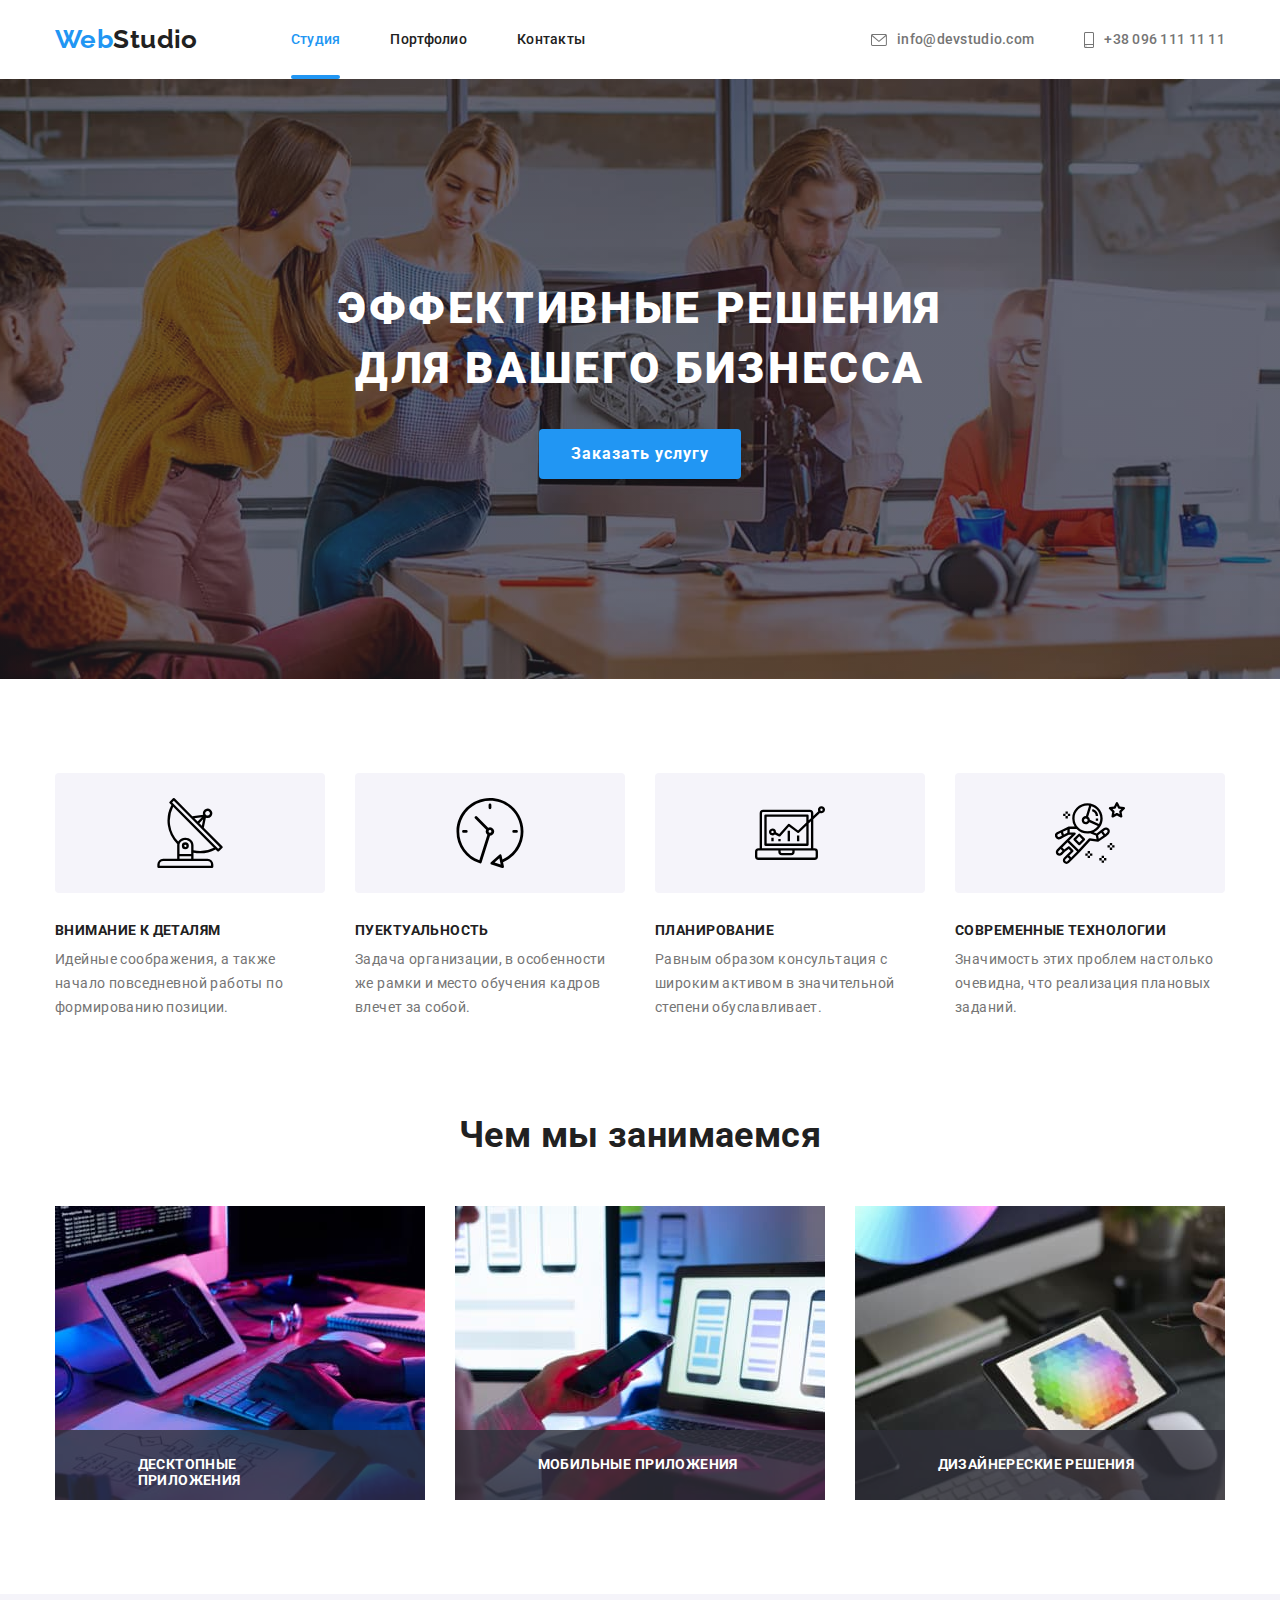
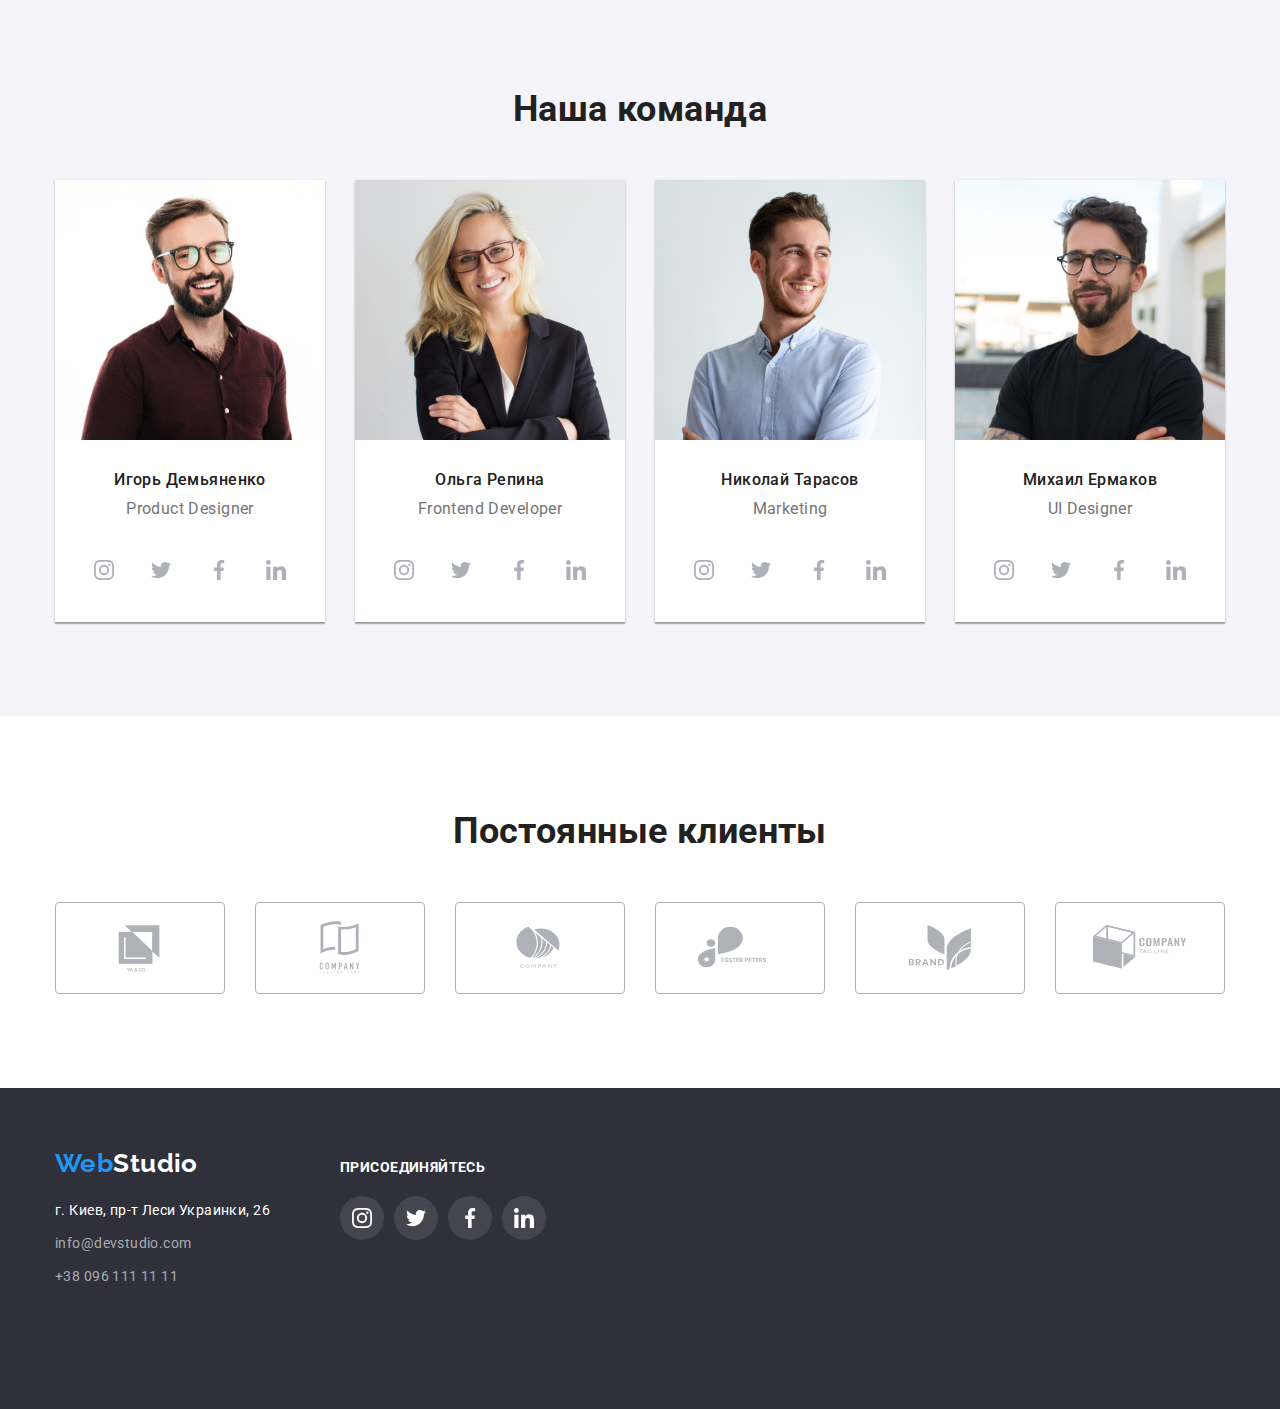
<file: index.html>
<!DOCTYPE html>
<html lang="ru">
<head>
    <meta charset="UTF-8">
    <meta http-equiv="X-UA-Compatible" content="IE=edge">
    <meta name="viewport" content="width=device-width, initial-scale=1.0">
    <title>Домашняя работа №5</title>
    <link rel="preconnect" href="https://fonts.googleapis.com">
    <link rel="preconnect" href="https://fonts.gstatic.com" crossorigin>
    <link href="https://fonts.googleapis.com/css2?family=Raleway:wght@700&family=Roboto:wght@400;500;700;900&display=swap"
        rel="stylesheet">
    <link rel="stylesheet" href="https://cdnjs.cloudflare.com/ajax/libs/modern-normalize/1.1.0/modern-normalize.min.css">
    <link rel="stylesheet" href="./css/styles.css">
</head>
<body>
    <!--Header-->
<header class="header">
   <div class="container main-nav">
    <nav class="auth-nav">
        <a href="./index.html" class="logo"> <span class="title">Web</span>Studio
        </a>
        <ul class="site-nav">
            <li class="item"><a href="./index.html" class="link curent">Студия</a></li>
            <li class="item"><a href="./portfolio.html" class="link">Портфолио</a></li>
            <li class="item"><a href="" class="link">Контакты</a></li>
        </ul>
    </nav>
    <ul class="site-contacts">
        <li class="item">
            <a href="mailto:info@devstudio.com" class="link">
            <svg class="link-icon" width="16" height="12">
                <use href="./images/symbol-defs.svg#mail"></use>
            </svg>info@devstudio.com</a></li>
        <li class="item"><a href="tel:+380961111111" class="link">
            <svg class="link-icon" width="10" height="16">
            <use href="./images/symbol-defs.svg#phone"></use>
        </svg>+38 096 111 11 11</a></li>
    </ul>
   </div>  
</header>
<main> 
    <!--Hero-->
    <section class="section-hero">
        <div class="container hero">
            <h1 class="hero-title">ЭФФЕКТИВНЫЕ РЕШЕНИЯ ДЛЯ ВАШЕГО БИЗНЕССА</h1>
            <button type="button" class="hero-button" data-modal-open>Заказать услугу</button>
        </div>
    </section>
    <!--Peculiarities-->
     <section class="section">
        <div class="container">
            <h2 class="visual-heading">Преймущества</h2>
        <ul class="peculiarities">
            <li class="item">
                <div class="item-icon"><svg width="70" height="70">
                    <use href="./images/symbol-defs.svg#antenna"></use>
                </svg></div>
                <h3 class="peculiarities-title">ВНИМАНИЕ К ДЕТАЛЯМ</h3>
                <p class="peculiarities-text">Идейные соображения, а также начало повседневной работы по формированию позиции.</p>   
            </li>
            <li class="item">
                <div class="item-icon"><svg width="70" height="70">
                    <use href="./images/symbol-defs.svg#clock"></use>
                </svg></div>
                <h3 class="peculiarities-title">ПУЕКТУАЛЬНОСТЬ</h3>
                <p class="peculiarities-text">Задача организации, в особенности же рамки и место обучения кадров влечет за собой.</p>
            </li>
            <li class="item">
                <div class="item-icon"><svg width="70" height="70">
                    <use href="./images/symbol-defs.svg#diagram"></use>
                </svg></div>
                <h3 class="peculiarities-title">ПЛАНИРОВАНИЕ</h3>
                <p class="peculiarities-text">Равным образом консультация с широким активом в значительной степени обуславливает.</p>
            </li>
            <li class="item">
                <div class="item-icon"><svg width="70" height="70">
                    <use href="./images/symbol-defs.svg#astronaut"></use>
                </svg></div>
                <h3 class="peculiarities-title">СОВРЕМЕННЫЕ ТЕХНОЛОГИИ</h3>
                <p class="peculiarities-text">Значимость этих проблем настолько очевидна, что реализация плановых заданий.</p>
            </li>
        </ul>
        </div>
    </section>
    <!--Work-->
    <section class="section no-padding">
        <div class="container">
            <h2 class="section-title">Чем мы занимаемся</h2>
            <ul class="work">
                <li class="work-link">
                <div class="work-action">
                    <img src="./images/box1.jpg" width="370" height="294" alt="Работа на планшете с клавиатурой">
                    <p class="work-text">Десктопные приложения</p>
                </div>  
                </li>
                <li class="work-link">
                <div class="work-action">
                    <img src="./images/box2.jpg" width="370" height="294" alt="Работа на компьютере с телефоном">
                    <p class="work-text">Мобильные приложения</p>
                </div>
                </li>
                <li class="work-link">
                <div class="work-action">
                    <img src="./images/box3.jpg" width="370" height="294" alt="Работа на планшете">
                    <p class="work-text">Дизайнереские решения</p>
                </div>    
                </li>
            </ul>
        </div>
    </section>
    <!--Team-->
   <section class="section team">
        <div class="container">
            <h2 class="section-title">Наша команда</h2>
        <ul class="team-list">
            <li class="team-roster">
                <img src="./images/foto1.jpg" width="270" height="260" alt="Фото сотрудника">
                    <h3 class="team-name">Игорь Демьяненко</h3>
                    <p class="team-job" lang="en">Product Designer</p>
                    <a href="#" class="team-link">
                        <svg width="20" height="20">
                        <use href="./images/symbol-defs.svg#instagram"></use>
                    </svg>
                    </a>
                    <a href="#" class="team-link">
                        <svg width="20" height="20">
                        <use href="./images/symbol-defs.svg#twitter"></use>
                    </svg>
                    </a>
                    <a href="#" class="team-link">
                        <svg width="20" height="20">
                        <use href="./images/symbol-defs.svg#facebook"></use>
                    </svg>
                    </a>
                    <a href="#" class="team-link">
                        <svg width="20" height="20">
                        <use href="./images/symbol-defs.svg#linkedIn"></use>
                    </svg>
                    </a>   
            </li>
            <li class="team-roster">
                <img src="./images/foto2.jpg" width="270" height="260" alt="Фото сотрудника">
                    <h3 class="team-name">Ольга Репина</h3>
                    <p class="team-job" lang="en">Frontend Developer</p>
                     <a href="#" class="team-link">
                        <svg width="20" height="20">
                        <use href="./images/symbol-defs.svg#instagram"></use>
                    </svg>
                    </a>
                    <a href="#" class="team-link">
                        <svg width="20" height="20">
                        <use href="./images/symbol-defs.svg#twitter"></use>
                    </svg>
                    </a>
                    <a href="#" class="team-link">
                        <svg width="20" height="20">
                        <use href="./images/symbol-defs.svg#facebook"></use>
                    </svg>
                    </a>
                    <a href="#" class="team-link">
                        <svg width="20" height="20">
                        <use href="./images/symbol-defs.svg#linkedIn"></use>
                    </svg>
                    </a>  
            </li>
            <li class="team-roster">
                <img src="./images/foto3.jpg" width="270" height="260" alt="Фото сотрудника">
                    <h3 class="team-name">Николай Тарасов</h3>
                    <p class="team-job" lang="en">Marketing</p>
                    <a href="#" class="team-link">
                        <svg width="20" height="20">
                            <use href="./images/symbol-defs.svg#instagram"></use>
                        </svg>
                    </a>
                    <a href="#" class="team-link">
                        <svg width="20" height="20">
                            <use href="./images/symbol-defs.svg#twitter"></use>
                        </svg>
                    </a>
                    <a href="#" class="team-link">
                        <svg width="20" height="20">
                            <use href="./images/symbol-defs.svg#facebook"></use>
                        </svg>
                    </a>
                    <a href="#" class="team-link">
                        <svg width="20" height="20">
                            <use href="./images/symbol-defs.svg#linkedIn"></use>
                        </svg>
                    </a>
            </li>
            <li class="team-roster">
                <img src="./images/foto4.jpg" width="270" height="260" alt="Фото сотрудника">
                    <h3 class="team-name">Михаил Ермаков</h3>
                    <p class="team-job" lang="en">UI Designer</p>
                <a href="#" class="team-link">
                    <svg width="20" height="20">
                        <use href="./images/symbol-defs.svg#instagram"></use>
                    </svg>
                </a>
                <a href="#" class="team-link">
                    <svg width="20" height="20">
                        <use href="./images/symbol-defs.svg#twitter"></use>
                    </svg>
                </a>
                <a href="#" class="team-link">
                    <svg width="20" height="20">
                        <use href="./images/symbol-defs.svg#facebook"></use>
                    </svg>
                </a>
                <a href="#" class="team-link">
                    <svg width="20" height="20">
                        <use href="./images/symbol-defs.svg#linkedIn"></use>
                    </svg>
                </a>
            </li>
        </ul>
        </div>
    </section>
    <!-- Clients -->
    <section class="section">
        <div class="container">
            <h2 class="section-title">Постоянные клиенты</h2>
            <ul class="clients">
                <li class="clients-list">
                    <a href="#" class="clients-link">
                        <svg width="106" height="60">
                            <use href="./images/symbol-defs.svg#company1"></use>
                        </svg>
                    </a>
                </li>
                <li class="clients-list">
                    <a href="#" class="clients-link">
                        <svg width="106" height="60">
                            <use href="./images/symbol-defs.svg#company2"></use>
                        </svg>
                    </a>
                </li>
                <li class="clients-list">
                    <a href="#" class="clients-link">
                        <svg width="106" height="60">
                            <use href="./images/symbol-defs.svg#company3"></use>
                        </svg>
                    </a>
                </li>
                <li class="clients-list">
                    <a href="#" class="clients-link">
                        <svg width="106" height="60">
                            <use href="./images/symbol-defs.svg#company4"></use>
                        </svg>
                    </a>
                </li>
                <li class="clients-list">
                    <a href="#" class="clients-link">
                        <svg width="106" height="60">
                            <use href="./images/symbol-defs.svg#company5"></use>
                        </svg>
                    </a>
                </li>
                <li class="clients-list">
                    <a href="#" class="clients-link">
                        <svg width="106" height="60">
                            <use href="./images/symbol-defs.svg#company6"></use>
                        </svg>
                    </a>
                </li>
            </ul>
        </div>
    </section>
</main>
<!--Footer-->
<footer class="footer">
   <div class="container">
    <div class="information">
        <a href="./index.html" class="logo-footer"><span class="title">Web</span>Studio
        </a>
        <address class="footer-adress">
            <ul>
                <li class="footer-item"><a href="https://goo.gl/maps/piqngm7oDQpEDh6u6" class="map" target="_blank"
                        rel="noopener nofollow noreferrer">г. Киев, пр-т Леси Украинки, 26</a></li>
                <li class="footer-item"><a href="mailto:info@devstudio.com" class="link">info@devstudio.com</a></li>
                <li class="footer-item"><a href="tel:+380961111111" class="link">+38 096 111 11 11</a></li>
            </ul>
        </address>
    </div>
        <div class="social">
        <h3 class="text">присоединяйтесь</h3>
        <ul class="soc">
            <li class="soc-list">
                <a href="#" class="soc-link">
                    <svg width="20" height="20">
                        <use href="./images/symbol-defs.svg#instagram"></use>
                    </svg>
                </a>
            </li>
            <li class="soc-list">
                <a href="#" class="soc-link">
                    <svg width="20" height="20">
                        <use href="./images/symbol-defs.svg#twitter"></use>
                    </svg>
                </a>
            </li>
            <li class="soc-list">
                <a href="#" class="soc-link">
                    <svg width="20" height="20">
                        <use href="./images/symbol-defs.svg#facebook"></use>
                    </svg>
                </a>
            </li>
            <li class="soc-list">
                <a href="#" class="soc-link">
                    <svg width="20" height="20">
                        <use href="./images/symbol-defs.svg#linkedIn"></use>
                    </svg>
                </a>
            </li>
        </ul>
    </div>
    </div>
</footer>
<!--Modal window-->
<div class="backdrop is-hidden" data-modal>
    <div class="modal">
        <button type="button" class="button-close" data-modal-close>
            <svg class="modal-icon">
                <use href="./images/symbol-defs.svg#close"></use>
            </svg>
        </button>
    </div>
</div>
<script src="./js/modal.js"></script>
</body>
</html>
</file>
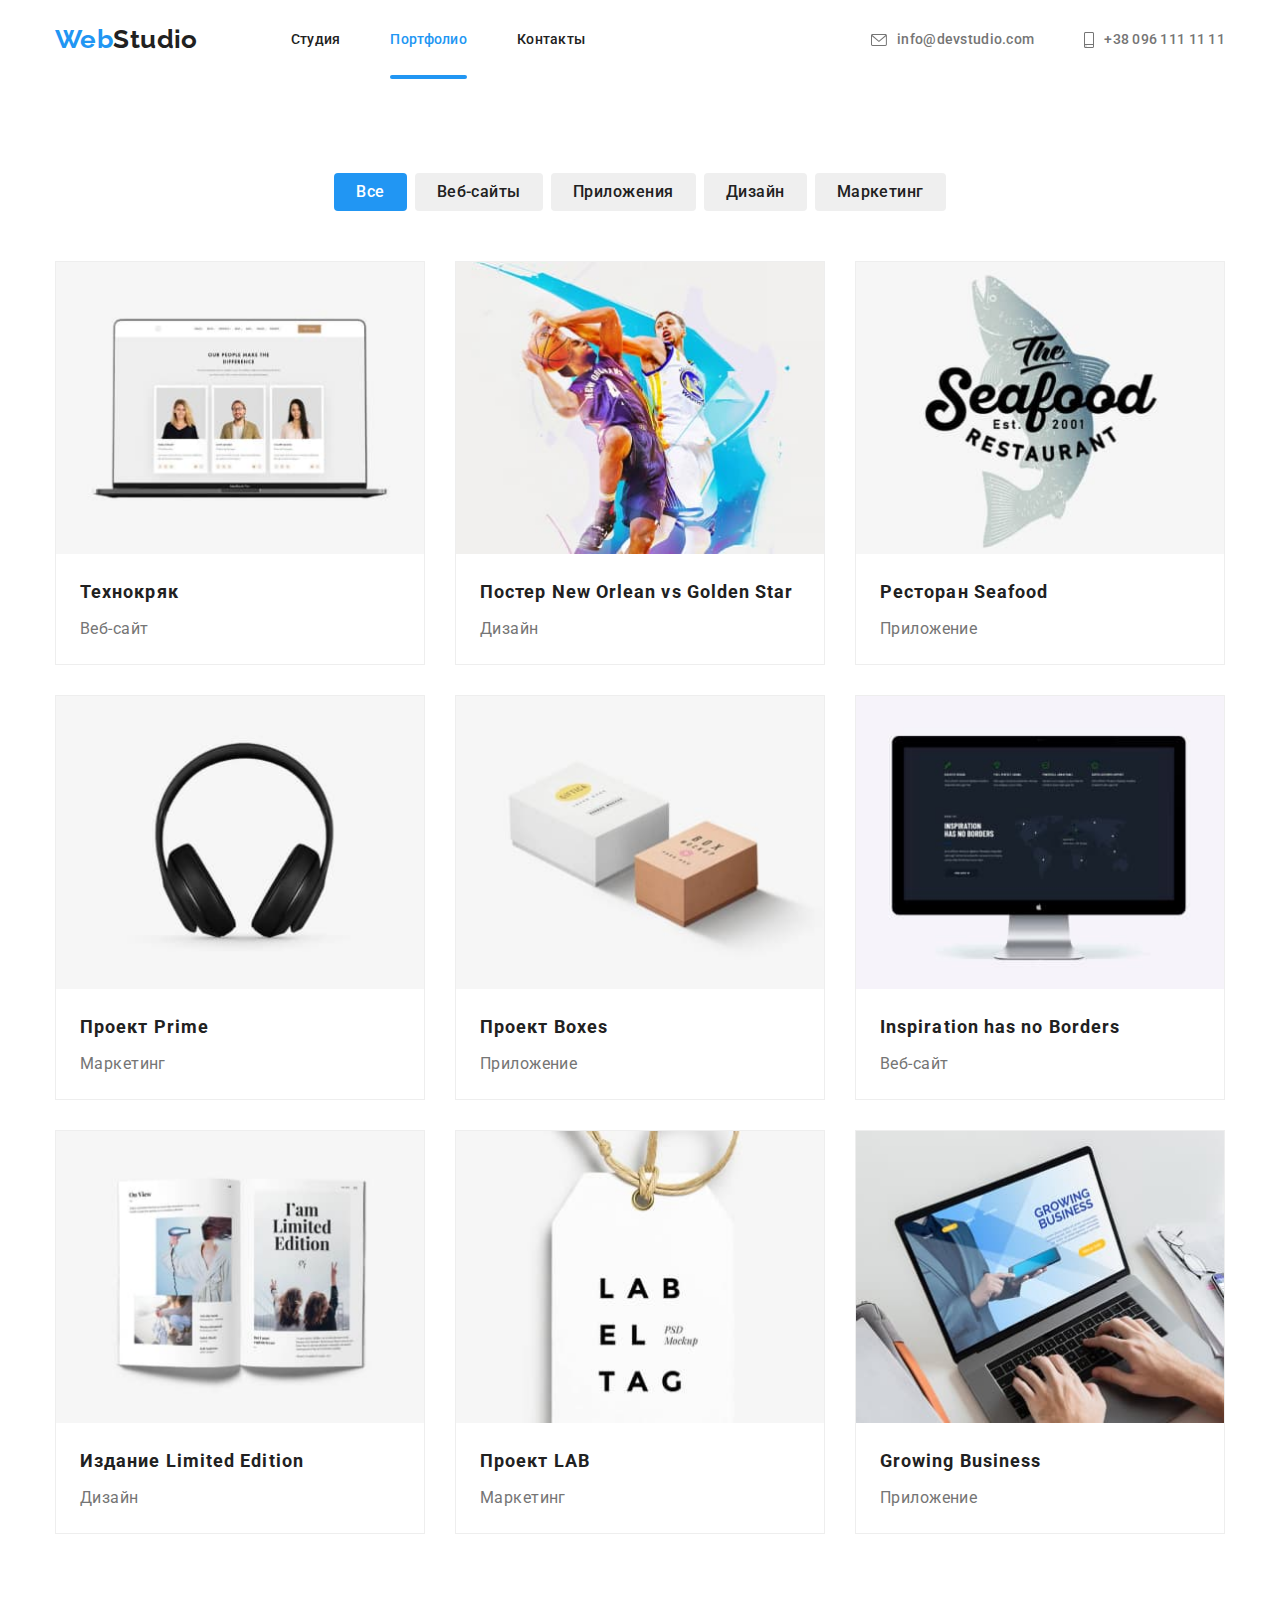
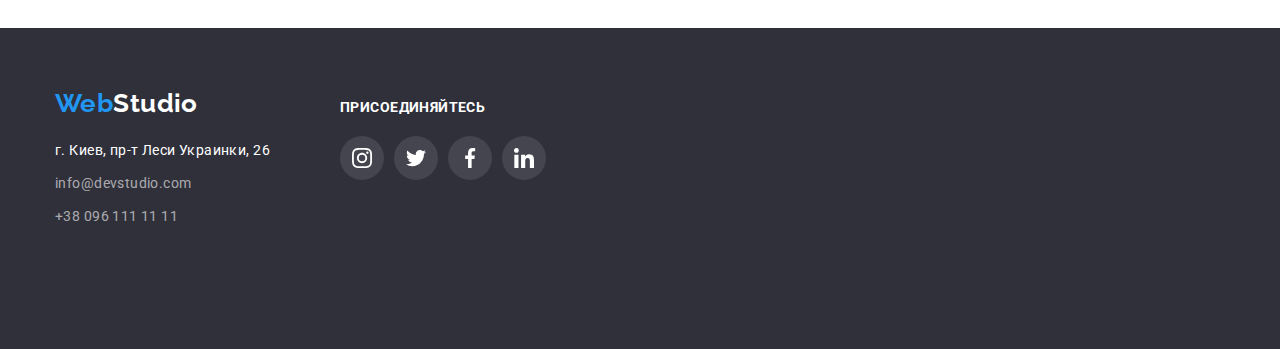
<file: portfolio.html>
<!DOCTYPE html>
<html lang="ru">

<head>
    <meta charset="UTF-8">
    <meta http-equiv="X-UA-Compatible" content="IE=edge">
    <meta name="viewport" content="width=device-width, initial-scale=1.0">
    <title>Домашняя работа №4</title>
    <link rel="preconnect" href="https://fonts.googleapis.com">
    <link rel="preconnect" href="https://fonts.gstatic.com" crossorigin>
    <link
        href="https://fonts.googleapis.com/css2?family=Raleway:wght@700&family=Roboto:wght@400;500;700;900&display=swap"
        rel="stylesheet">
    <link rel="stylesheet"
        href="https://cdnjs.cloudflare.com/ajax/libs/modern-normalize/1.1.0/modern-normalize.min.css">
    <link rel="stylesheet" href="./css/styles.css">

</head>
<body>
        <!--Header-->
<header class="header">
   <div class="container main-nav">
    <nav class="auth-nav">
        <a href="./index.html" class="logo"> <span class="title">Web</span>Studio
        </a>
        <ul class="site-nav">
            <li class="item"><a href="./index.html" class="link">Студия</a></li>
            <li class="item"><a href="./portfolio.html" class="link curent">Портфолио</a></li>
            <li class="item"><a href="" class="link">Контакты</a></li>
        </ul>
    </nav>
    <ul class="site-contacts">
        <li class="item">
            <a href="mailto:info@devstudio.com" class="link">
            <svg class="link-icon" width="16" height="12">
                <use href="./images/symbol-defs.svg#mail"></use>
            </svg>info@devstudio.com</a></li>
        <li class="item"><a href="tel:+380961111111" class="link">
            <svg class="link-icon" width="10" height="16">
            <use href="./images/symbol-defs.svg#phone"></use>
        </svg>+38 096 111 11 11</a></li>
    </ul>
   </div>  
</header>
<main>
<!--List job-->
<section class="section">
    <div class="container">
        <h1 class="visual-heading">Портфолио</h1>
    <ul class="job-button">
        <li class="item"><button class="button active" type="button">Все</button></li>
        <li class="item"><button class="button" type="button">Веб-сайты</button></li>
        <li class="item"><button class="button" type="button">Приложения</button></li>
        <li class="item"><button class="button" type="button">Дизайн</button></li>
        <li class="item"><button class="button" type="button">Маркетинг</button></li>
    </ul>
    <ul class="job">
        <li class="job-item">
            <a href="#" class="job-link"><div class="job-img"><img src="./images/portfolio1.jpg" width="370" height="294" alt="Макбук">
            <div class="job-overlay"><p class="text-hover">Ресурс предлагает комплексные предложения с разным уровнем функционала и сервисов. Все это позволит посетителю получить
            исчерпывающие сведения о компании или частном лице.</p></div></div>
            <h3 class="job-title">Технокряк</h3>
            <p class="job-text">Веб-сайт</p>
            </a>
        </li>
        <li class="job-item">
            <a href="#" class="job-link"><div class="job-img"><img src="./images/portfolio2.jpg" width="370" height="294" alt="Два баскетболиста с мячом">
            <div class="job-overlay"><p class="text-hover">Ресурс предлагает комплексные предложения с разным уровнем функционала и сервисов. Все это позволит посетителю получить
            исчерпывающие сведения о компании или частном лице.</p></div></div>
            <h3 class="job-title">Постер New Orlean vs Golden Star</h3>
            <p class="job-text">Дизайн</p>
            </a>
        </li>
        <li class="job-item">
            <a href="#" class="job-link"><div class="job-img"><img src="./images/portfolio3.jpg" width="370" height="294" alt="Рыба с названием ресторана">
            <div class="job-overlay"><p class="text-hover">Ресурс предлагает комплексные предложения с разным уровнем функционала и сервисов. Все это позволит посетителю получить
            исчерпывающие сведения о компании или частном лице.</p></div></div>
            <h3 class="job-title">Ресторан Seafood</h3>
            <p class="job-text">Приложение</p>
            </a>
        </li>
        <li class="job-item">
            <a href="#" class="job-link"><div class="job-img"><img src="./images/portfolio4.jpg" width="370" height="294" alt="Наушники">
            <div class="job-overlay"><p class="text-hover">Ресурс предлагает комплексные предложения с разным уровнем функционала и сервисов. Все это позволит посетителю получить
            исчерпывающие сведения о компании или частном лице.</p></div></div>
            <h3 class="job-title">Проект Prime</h3>
            <p class="job-text">Маркетинг</p>
            </a>
        </li>
        <li class="job-item">
            <a href="#" class="job-link"><div class="job-img"><img src="./images/portfolio5.jpg" width="370" height="294" alt="Две коробки">
            <div class="job-overlay"><p class="text-hover">Ресурс предлагает комплексные предложения с разным уровнем функционала и сервисов. Все это позволит посетителю получить
            исчерпывающие сведения о компании или частном лице.</p></div></div>
            <h3 class="job-title">Проект Boxes</h3>
            <p class="job-text">Приложение</p>
            </a>
        </li>
        <li class="job-item">
            <a href="#" class="job-link"><div class="job-img"><img src="./images/portfolio6.jpg" width="370" height="294" alt="Экран компьютера">
            <div class="job-overlay"><p class="text-hover">Ресурс предлагает комплексные предложения с разным уровнем функционала и сервисов. Все это позволит посетителю получить
            исчерпывающие сведения о компании или частном лице.</p></div></div>
            <h3 class="job-title">Inspiration has no Borders</h3>
            <p class="job-text">Веб-сайт</p>
            </a>
        </li>
        <li class="job-item">
            <a href="#" class="job-link"><div class="job-img"><img src="./images/portfolio7.jpg" width="370" height="294" alt="Развернутая книга">
            <div class="job-overlay"><p class="text-hover">Ресурс предлагает комплексные предложения с разным уровнем функционала и сервисов. Все это позволит посетителю получить
            исчерпывающие сведения о компании или частном лице.</p></div></div>
            <h3 class="job-title">Издание Limited Edition</h3>
            <p class="job-text">Дизайн</p>
            </a>
        </li>
        <li class="job-item">
            <a href="#" class="job-link"><div class="job-img"><img src="./images/portfolio8.jpg" width="370" height="294" alt="Этикетка с названием проекта">
            <div class="job-overlay"><p class="text-hover">Ресурс предлагает комплексные предложения с разным уровнем функционала и сервисов. Все это позволит посетителю получить
            исчерпывающие сведения о компании или частном лице.</p></div></div>
            <h3 class="job-title">Проект LAB</h3>
            <p class="job-text">Маркетинг</p>
            </a>
        </li>
        <li class="job-item">
            <a href="#" class="job-link"><div class="job-img"><img src="./images/portfolio9.jpg" width="370" height="294" alt="Макбук с руками">
            <div class="job-overlay"><p class="text-hover">Ресурс предлагает комплексные предложения с разным уровнем функционала и сервисов. Все это позволит посетителю получить
            исчерпывающие сведения о компании или частном лице.</p></div></div>
            <h3 class="job-title">Growing Business</h3>
            <p class="job-text">Приложение</p>
            </a>
        </li>
    </ul> 
    </div> 
</section>     
</main>
<!--Footer-->
<footer class="footer">
   <div class="container">
    <div class="information">
        <a href="./index.html" class="logo-footer"><span class="title">Web</span>Studio
        </a>
        <address class="footer-adress">
            <ul>
                <li class="footer-item"><a href="https://goo.gl/maps/piqngm7oDQpEDh6u6" class="map" target="_blank"
                        rel="noopener nofollow noreferrer">г. Киев, пр-т Леси Украинки, 26</a></li>
                <li class="footer-item"><a href="mailto:info@devstudio.com" class="link">info@devstudio.com</a></li>
                <li class="footer-item"><a href="tel:+380961111111" class="link">+38 096 111 11 11</a></li>
            </ul>
        </address>
    </div>
        <div class="social">
        <h3 class="text">присоединяйтесь</h3>
        <ul class="soc">
            <li class="soc-list">
                <a href="" class="soc-link">
                    <svg width="20" height="20">
                        <use href="./images/symbol-defs.svg#instagram"></use>
                    </svg>
                </a>
            </li>
            <li class="soc-list">
                <a href="" class="soc-link">
                    <svg width="20" height="20">
                        <use href="./images/symbol-defs.svg#twitter"></use>
                    </svg>
                </a>
            </li>
            <li class="soc-list">
                <a href="" class="soc-link">
                    <svg width="20" height="20">
                        <use href="./images/symbol-defs.svg#facebook"></use>
                    </svg>
                </a>
            </li>
            <li class="soc-list">
                <a href="" class="soc-link">
                    <svg width="20" height="20">
                        <use href="./images/symbol-defs.svg#linkedIn"></use>
                    </svg>
                </a>
            </li>
        </ul>
    </div>
    </div>
</footer>
</body>
</html>
</file>
<file: css/styles.css>
/* основной цвет текста #212121 */
/* вторичный цвет текста #757575 */
/* основной цвет фона #FFFFFF*/
/* вторичный цвет фона #F5F4FA */
/* акцент #2196F3 */
/* цвет иконок #AFB1B8 */

:root {
    --primary-text-color: #212121;
    --title-text-color: #757575;
    --accent-color: #2196F3;
    --primary-white-color: #FFFFFF;
    --background-grey-color: #F5F4FA;
    --background-spaygrey-color: #2F303A;
    --icon-grey-color: #AFB1B8;
}

body {
    margin: 0;

    color: var(--primary-text-color);
    background-color: var(--primary-white-color);

    font-family: 'Roboto', sans-serif;
    font-size: 14px;
    letter-spacing: 0.03em;
}

ul {
    list-style: none;
    margin: 0;
    padding: 0;
    border: none;
}

.section {
    padding-top: 94px;
    padding-bottom: 94px;
}

img {
    display: block;
    max-width: 100%;
    height: auto;
}

/* Header */

.header {
    padding: 24px 0px;
}

/* Container */

.container {
    width: 1200px;
    padding-left: 15px;
    padding-right: 15px;
    margin-left: auto;
    margin-right: auto;
}

.main-nav {
    display: flex;
    align-items: center;
}

/* Logo */

.logo {
    margin-right: 93px;

    color: var(--primary-text-color);

    font-family: 'Raleway', sans-serif;
    font-weight: 700;
    font-size: 26px;
    line-height: 1.19;
    text-decoration: none;
}

.logo .title { 
    color: var(--accent-color);
}

.auth-nav {
    display: flex;
    align-items: center;
}

/* Navigation */
.site-nav {
    display: flex;
}

.site-nav .item:not(:last-child) {
    margin-right: 50px;
}

.site-nav .link {
    display: block;
    position: relative;
    /* padding-top: 32px;
    padding-bottom: 32px; */

    color: var(--primary-text-color);

    font-weight: 500;
    line-height: 1.1;
    letter-spacing: 0.02em;
    text-decoration: none;
    transition: all 0.2s ease-out;
}

.site-nav .link:hover,
.site-nav .link:focus {
    color: var(--accent-color);
}

.link.curent {
    color: var(--accent-color);
}

.link.curent::after {
    position: absolute;
    content: '';
    bottom: 0;
    left: 0;

    width: 100%;
    height: 4px;

    background-color: var(--accent-color);
    border-radius: 2px;
    transform: translateY(calc(24px + 8px));
}




/* Contacts */

.site-contacts {
    display: flex;
    margin-left: auto;
}

.site-contacts .item:not(:last-child) {
    margin-right: 50px;
}

.site-contacts .link {
    padding-top: 32px;
    padding-bottom: 32px;

    color: var(--title-text-color);

    font-weight: 500;
    line-height: 1.1;
    letter-spacing: 0.02em;
    text-decoration: none;
    transition: all 0.2s ease-out;
}

.site-contacts .link:hover,
.site-contacts .link:focus {
    color: var(--accent-color);
}

.link-icon {
    margin-right: 10px;
    vertical-align: middle;

    fill: currentColor;
    transition: all 0.2s ease-out;
}

/* Hero */

.section-hero {
    margin-left: auto;
    margin-right: auto;
    max-width: 1920px;
    max-height: 600px;

    background-image: linear-gradient(
        rgba(47, 48, 58, 0.4),
        rgba(47, 48, 58, 0.4)
    ),
    url("../images/hero.jpg");
    background-color: #C4C4C4;

    background-repeat: no-repeat;
    background-position: center;
    background-size: cover;
}

.hero {
    width: 693px;
    padding-top: 200px;
    padding-bottom: 200px;

    text-align: center;
}

.hero-title {
    margin-top: 0;
    margin-bottom: 30px;
    margin-left: auto;
    margin-right: auto;

    color: var(--primary-white-color);

    font-weight: 900;
    font-size: 44px;
    line-height: 1.36;
    letter-spacing: 0.06em;
    text-transform: uppercase;  
}

.hero-button {
    padding-top: 10px;
    padding-bottom: 10px;
    padding-right: 32px;
    padding-left: 32px;
    
    color: var(--primary-white-color);
    background-color: var(--accent-color);

    font-family: inherit;
    font-weight: 700;
    font-size: 16px;
    line-height: 1.88;
    letter-spacing: 0.06em;
    box-shadow: 0px 4px 4px rgba(0, 0, 0, 0.15);
    border-radius: 4px;
    border: 0;
    cursor:pointer;
    transition: all 0.2s ease-out;
}

.hero-button:hover,
.hero-button:focus {
    background-color: #188CE8;
    border-radius: 4px;
}

.button.active {
    color: var(--primary-white-color);
    background-color: var(--accent-color);    
}

/* Modal window */

.backdrop {
    position: fixed;
    top: 0;
    left: 0;

    width: 100%;
    height: 100%;

    background-color: rgba(0, 0, 0, 0.2);

    opacity: 1;
    transition: opacity 250ms cubic-bezier(0.4, 0, 0.2, 1);
}

.backdrop.is-hidden {
    opacity: 0;
    pointer-events: none;
}

.backdrop.is-hidden .modal{
    transform: translate(-50%, -50%) scale(0.9);
}

.modal {
    position: absolute;
    top: 50%;
    left: 50%;

    width: 528px;
    min-height: 581px;

    background-color: var(--primary-white-color);
    box-shadow: 0px 1px 3px rgba(0, 0, 0, 0.12),
    0px 1px 1px rgba(0, 0, 0, 0.14),
    0px 2px 1px rgba(0, 0, 0, 0.2);
    border-radius: 4px;

    transform: translate(-50%, -50%) scale(1);
    transition: transform 250ms cubic-bezier(0.4, 0, 0.2, 1);
}

.button-close {
    display: flex;
    position: absolute;
    padding: 0;
    width: 30px;
    height: 30px;


    margin-top: 8px; 
    margin-right: 8px;
    align-items: center;
    justify-content: center;

    background-color: inherit;
    border: 1px solid rgba(0, 0, 0, 0.1);
    border-radius: 50%;
    cursor: pointer;
    
    right: 0;
}

.modal-icon {
    width: 11px;
    height: 11px;
}

/* Peculiarities */

.visual-heading {
    position: absolute;
    width: 1px;
    height: 1px;
    margin: -1px;
    border: 0;
    padding: 0;
    white-space: nowrap;
    clip-path: inset(100%);
    clip: rect(0 0 0 0);
    overflow: hidden;
}

.section.no-padding {
    padding-top: 0;
}

.peculiarities {
    display: flex;
    /* align-items: center; */
}

.peculiarities .item {
    width: 270px;
    justify-content: center;
    align-items: center;
}

.peculiarities .item:not(:last-child) {
    margin-right: 30px;
}

.item-icon {
    display: flex;
    width: 270px;
    height: 120px;
    align-items: center;
    justify-content: center;
    margin-bottom: 30px;
    border-radius: 4px;
    background-color: var(--background-grey-color);
}

.peculiarities-title {
    margin-top: 0;
    margin-bottom: 10px;

    color: var(--primary-text-color);

    font-size: 14px;
    line-height: 1.1;
    text-transform: uppercase;
}

.peculiarities-text {
    margin-top: 0;
    margin-bottom: 0;

    color: var(--title-text-color);

    line-height: 1.71;
}

/* Work */

.work {
    display: flex;
}

.section-title {
    margin-top: 0;
    margin-bottom: 50px;

    font-size: 36px;
    line-height: 1.17;
    text-align: center;   
}

.work-link:not(:last-child) {
    margin-right: 30px;
}

.work-action {
    position: relative;
}

.work-action::before {
    position: absolute;
    content: '';
    width: 370px;
    height: 70px;
    bottom: 0;
    left: 0;

    background-color: 
    rgba(47, 48, 58, 0.8);
}

.work-text {
    position: absolute;
    width: 205px;
    height: 16px;
    left: 50%;
    top: 251px;
    transform: translate(-50%, 0);

    margin: 0;
    padding: 0;

    font-weight: 700;
    line-height: 1.14;
    text-transform: uppercase;

    color: var(--primary-white-color);
}

/* Team */

.section.team {
    background-color: var(--background-grey-color);
}

.team-list {
    display: flex;
}

.team-roster {
    width: 270px;

    background-color: var(--primary-white-color);
    box-shadow:
        0px 1px 3px rgba(0, 0, 0, 0.12),
        0px 1px 1px rgba(0, 0, 0, 0.14),
        0px 2px 1px rgba(0, 0, 0, 0.2);

    text-align: center;
}

.team-roster:not(:last-child) {
    margin-right: 30px;
}

.team-link {
    display: inline-flex;
    text-decoration: none;
    width: 44px;
    height: 44px;
    align-items: center;
    justify-content: center;
    margin-bottom: 30px;

    fill: var(--icon-grey-color);
    transition: all 0.2s ease-out;
    border-radius: 50%;
}


.team-link:not(:last-child) {
    margin-right: 10px;
}

.team-link:hover,
.team-link:focus {
    background-color: var(--accent-color);
    fill: var(--primary-white-color);
    border-radius: 50%;
    border: 0;
}

.team-name {
    padding-top: 30px;
    padding-bottom: 10px;
    margin-top: 0px;
    margin-bottom: 0px;

    color: var(--primary-text-color);

    font-weight: 500;
    font-size: 16px;
    line-height: 1.19;
}

.team-job {
    padding-bottom: 30px;
    margin-top: 0;
    margin-bottom: 0;

    color: var(--title-text-color);

    font-size: 16px;
    line-height: 1.19;
}

/* Clients*/

.clients {
    display: flex;
    margin: 0;
    padding: 0;
    border: none;
}

.clients-list {
    width: 170px;
    height: 92px;
    border: 0;
}

.clients-link {
    display: flex;
    text-decoration: none;
    width: 100%;
    height: 100%;
    align-items: center;
    justify-content: center;
    border: 1px solid var(--icon-grey-color);
    border-radius: 4px;

    fill: var(--icon-grey-color);
    transition: all 0.2s ease-out;
}

.clients-list:not(:last-child) {
    margin-right: 30px;
}

.clients-link:hover,
.clients-link:focus {
    fill: var(--accent-color);
    border: 1px solid var(--accent-color);

}


/* Footer */

.footer {
    padding-top: 60px;
    padding-bottom: 60px;
    padding-left: 0;
    padding-right: 0;

    background-color: var(--background-spaygrey-color);
}

.footer .container {
    display: flex;
    align-items: baseline;
}

.logo-footer {
    display: inline-block;
    margin-bottom: 20px;

    color: var(--primary-white-color);

    font-family: 'Raleway', sans-serif;
    font-weight: 700;
    font-size: 26px;
    line-height: 1.19;
    text-decoration: none;
}

.logo-footer .title {
    color: var(--accent-color);

}

.footer-adress {
    margin-bottom: 60px;
}

.footer-adress .map {
    display: block;
    margin-bottom: 9px;

    color: var(--primary-white-color);

    font-style: normal;
    line-height: 1.71;
    text-decoration: none;
}

.footer-adress .link {
    display: block;

    color: rgba(255, 255, 255, 0.6);

    font-style: normal;
    line-height: 1.71;
    text-decoration: none;
    transition: all 0.2s ease-out;
}

.footer-adress .link:hover,
.footer-adress .link:focus {
    color: var(--accent-color);
}

.footer-item:not(:last-child) {
    margin-bottom: 9px;
}

.text {
    margin-top: 0;
    margin-bottom: 20px;
    margin-left: 0;
    margin-right: 0;

    color: var(--primary-white-color);

    font-weight: 700;
    font-size: 14px;
    line-height: 1.14;
    letter-spacing: 0.03em;
    text-transform: uppercase;
}

.social {
    display: flex;
    flex-direction: column;
    margin-left: 70px;
}

.soc {
    display: flex;
}

.soc-link {
    display: flex;
    text-decoration: none;
    width: 44px;
    height: 44px;

    align-items: center;
    justify-content: center;

    fill: var(--primary-white-color);
    background-color: rgba(255, 255, 255, 0.1);
    border-radius: 50%;
    transition: all 0.2s ease-out;
}


.soc-list:not(:last-child) {
    margin-right: 10px;
}

.soc-link:hover,
.soc-link:focus {
    background-color: var(--accent-color);
    fill: var(--primary-white-color);
    border-radius: 50%;
}

/* styles portfolio */
/* job */

.job-button {
    display: flex;
    justify-content: center;
    margin-bottom: 50px;
}

.job-button .item:not(:last-child) {
    margin-right: 8px;
}

.button {
    color: var(--primary-text-color);

    font-family: inherit;
    font-weight: 500;
    font-size: 16px;
    line-height: 1.62;
    letter-spacing: 0.03em;
    transition: all 0.2s ease-out;
}


.button:hover,
.button:focus {
    color: var(--primary-white-color);
    background-color: var(--accent-color);
    box-shadow: 0px 3px 1px rgba(0, 0, 0, 0.1), 
                0px 1px 2px rgba(0, 0, 0, 0.08),
                0px 2px 2px rgba(0, 0, 0, 0.12);
}

.button.active,
.button {
    display: inline-block;
    padding: 6px 22px;
    border-radius: 4px;
    text-align: center;
    border: 0;
}

.job {
    display: flex;
    flex-wrap: wrap;   
}

.job-item {
    width: 370px;
    margin-right: 30px;
    margin-bottom: 30px;

    border: 1px solid #EEEEEE;
}

.job-item:nth-child(3n) {
    margin-right: 0;
}

.job-item:nth-last-child(-n + 3) {
    margin-bottom: 0;
}

.job-link:hover .text-hover,
.job-link:focus .text-hover {
    opacity: 1;
}

.job-link:hover .job-overlay,
.job-link:focus .job-overlay {
    opacity: 1;
    transform: translateY(0);
}

.job-img {
    position: relative;
    overflow: hidden;
}

.job-overlay {
    position: absolute;
    width: 100%;
    height: 100%;
    top: 0;
    left: 0;

    background-color: rgba(33, 150, 243, 0.9);

    transform: translateY(101%);
    transition: transform 500ms cubic-bezier(0.4, 0, 0.2, 1);
}

.text-hover {
    position: absolute;
    width: 322px;
    height: 168px;
    top: 50%;
    left: 50%;
    transform: translate(-50%,-50%);

    margin: 0;
    padding: 0;

    font-size: 18px;
    line-height: 1.56;

    color: var(--primary-white-color);
}

.job-link {
    display: block;

    text-decoration: none;
    transition: all 0.2s ease-out;
}

.job-link:hover,
.job-link:focus {
    box-shadow: 0px 1px 1px rgba(0, 0, 0, 0.12), 
                0px 4px 4px rgba(0, 0, 0, 0.06), 
                1px 4px 6px rgba(0, 0, 0, 0.16);
}

.job-title {
    margin-top: 0;
    margin-bottom: 0;
    padding-top: 20px;
    padding-bottom: 4px;
    padding-left: 24px;

    color: var(--primary-text-color);

    font-size: 18px;
    line-height: 2;
    letter-spacing: 0.06em;   
}

.job-text {
    margin-top: 0;
    margin-bottom: 0;
    padding-bottom: 20px;
    padding-left: 24px;

    color: var(--title-text-color);

    font-size: 16px;
    line-height: 1.88;   
}
</file>
